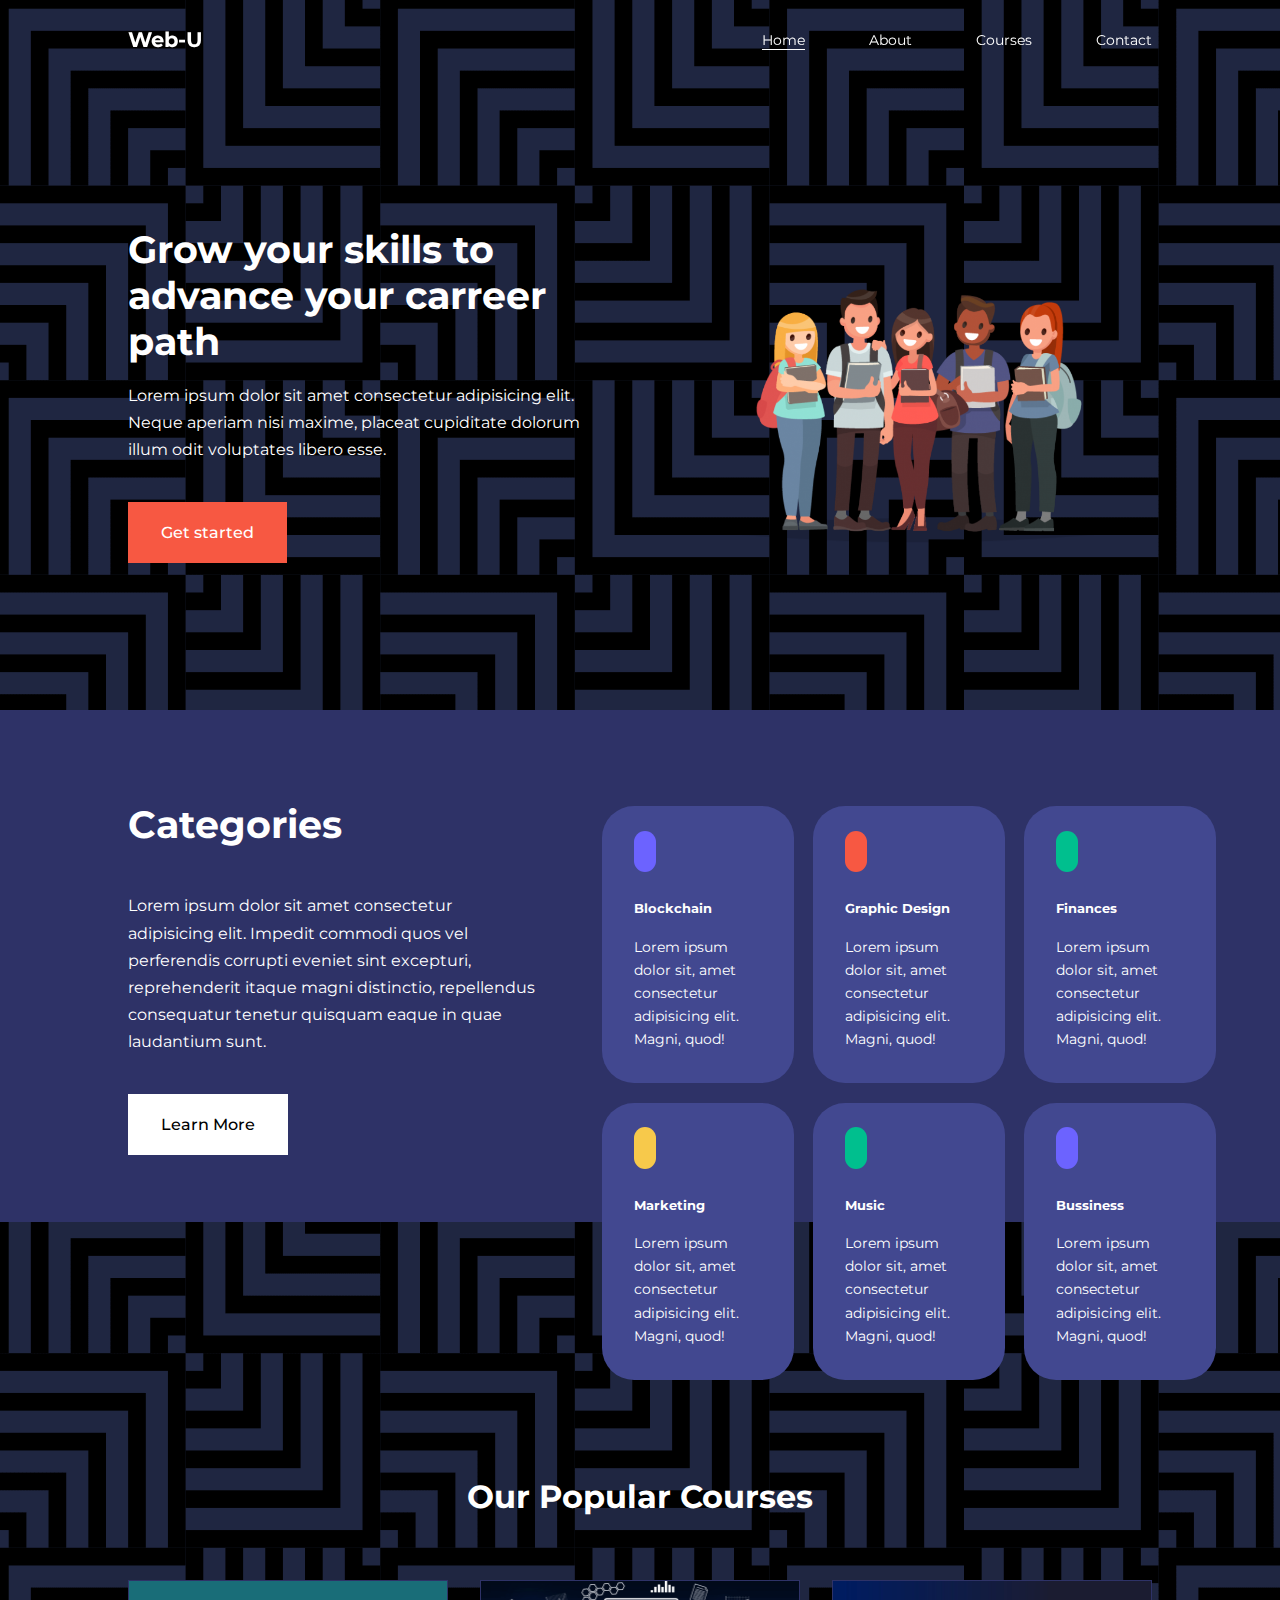
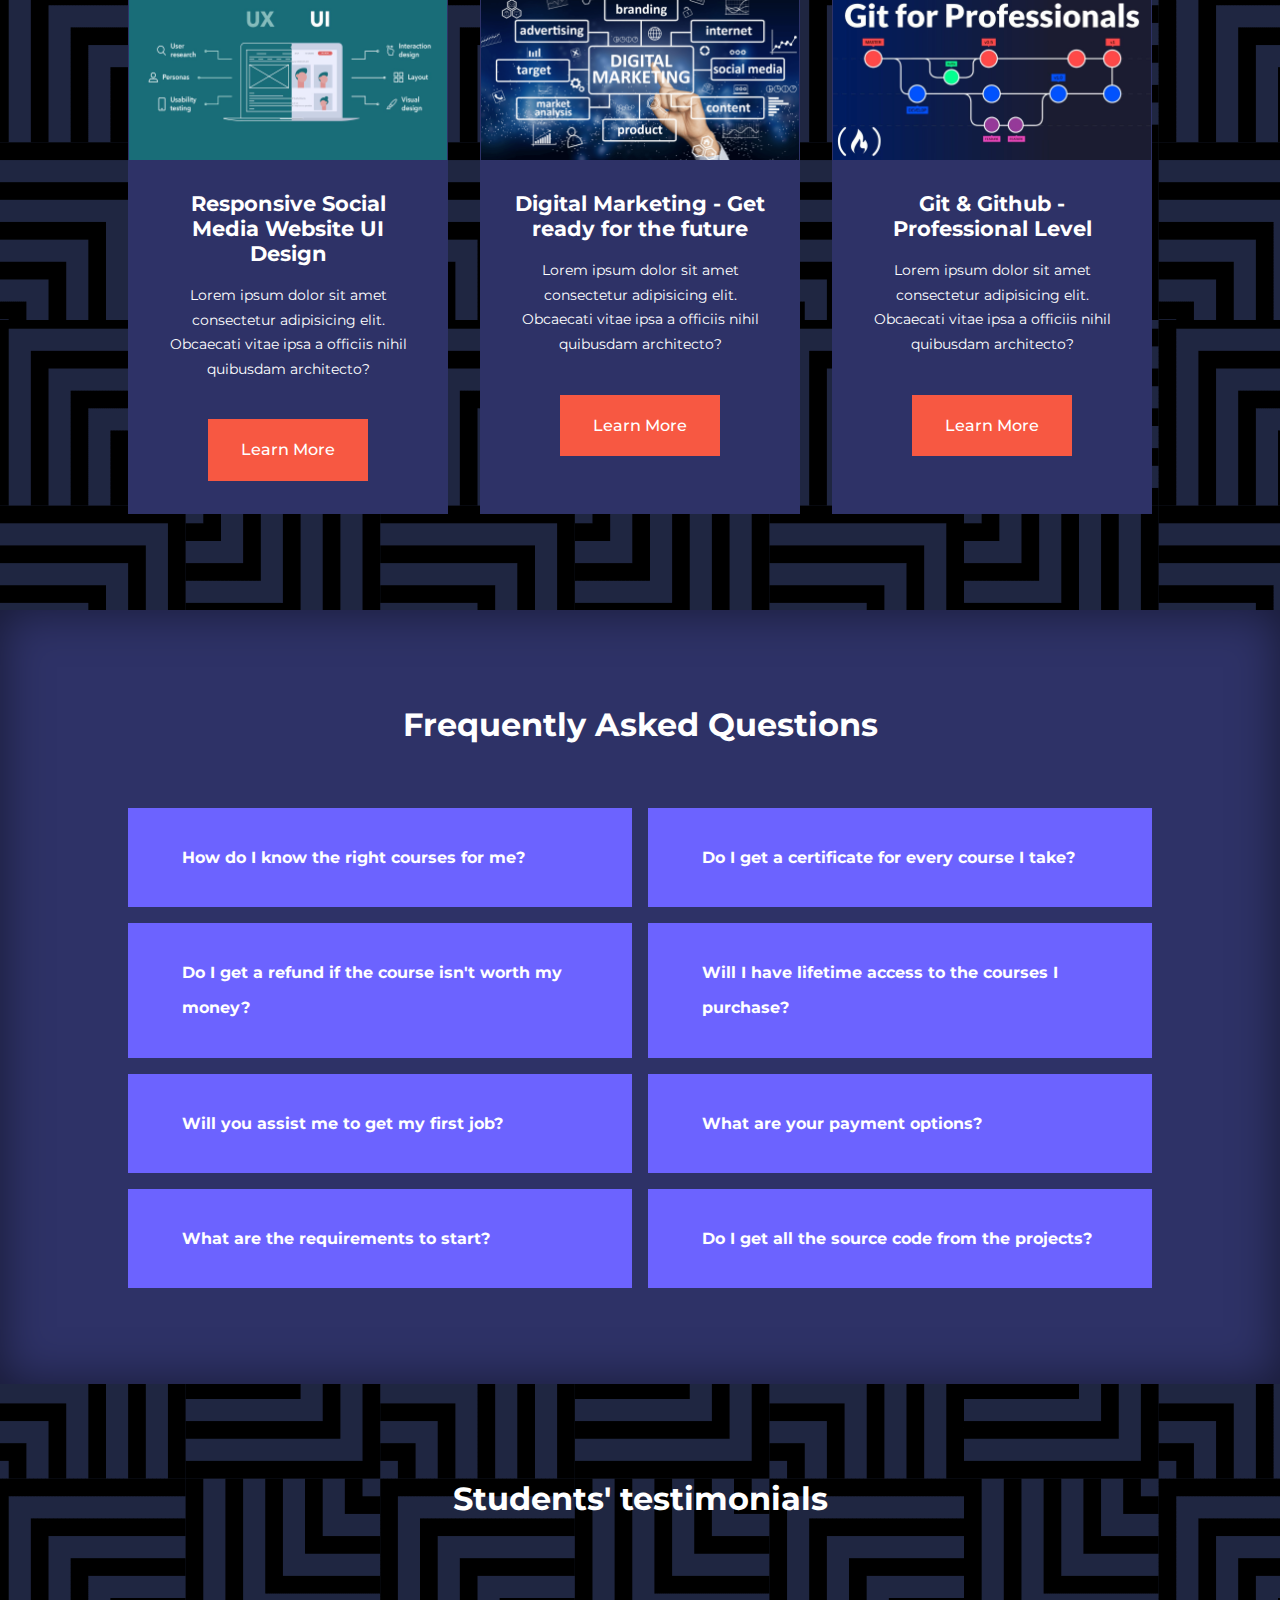
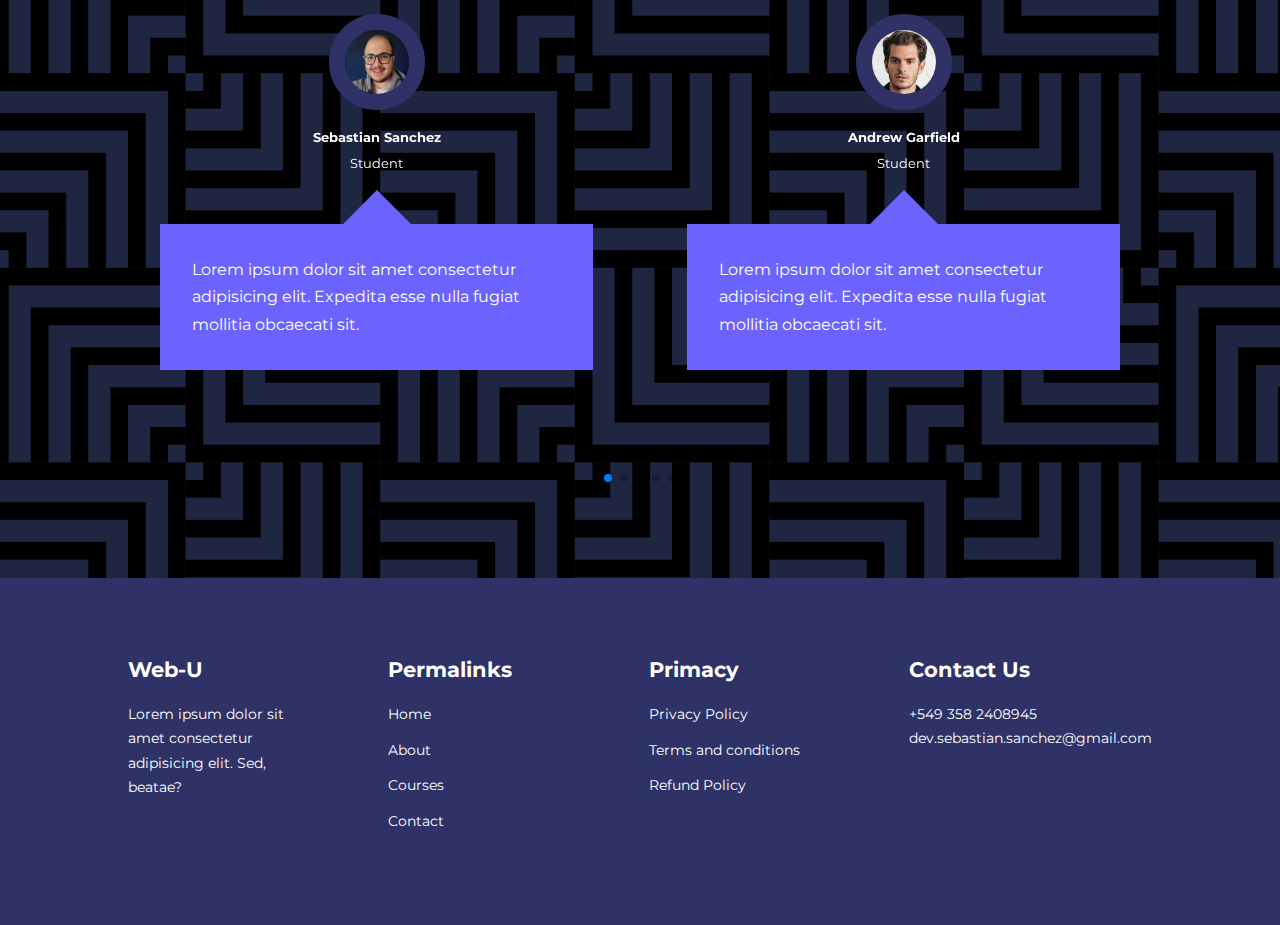
<file: index.html>
<!DOCTYPE html>
<html lang="en">
<head>
    <meta charset="UTF-8">
    <meta name="viewport" content="width=device-width, initial-scale=1.0">
    <title>Web-U: your online university</title>
    <!-- FAVICON -->
    <link rel="shortcut icon" href="./images/favicon.png" type="image/x-icon">

    <!-- ICON SCOUT CDN -->
    <link rel="stylesheet" href="https://unicons.iconscout.com/release/v2.1.6/css/unicons.css">
    <!-- CSS Sheets -->
    <link rel="stylesheet" href="./css/style.css">
    <style>
        body {
            background-image: url('./images/texture.png');
        }
    </style>

    <!-- Fonts -->
    <link rel="preconnect" href="https://fonts.googleapis.com">
    <link rel="preconnect" href="https://fonts.gstatic.com" crossorigin>
    <link href="https://fonts.googleapis.com/css2?family=Montserrat:wght@300;400;500;600;700;800;900&display=swap" rel="stylesheet">

    <!-- SwiperJs -->
    <link
        rel="stylesheet"
        href="https://cdn.jsdelivr.net/npm/swiper@10/swiper-bundle.min.css"
    />
</head>
<body>
    <!-- navbar starts -->

    <nav>
        <div class="container nav__container">
            <a href="index.html">
                <h4>Web-U</h4>
            </a>
            <ul class="nav__menu">
                <li><a href="index.html" class="current-page">Home</a></li>
                <li><a href="about.html">About</a></li>
                <li><a href="courses.html">Courses</a></li>
                <li><a href="contact.html">Contact</a></li>
            </ul>
            <button id="open-menu-btn"><i class="uil uil-bars"></i></button>
            <button id="close-menu-btn"><i class="uil uil-multiply"></i></button>
        </div>
    </nav>

    <!-- navbar ends -->
    <!-- header section starts-->
    <header>
        <div class="container header__container">
            <div class="header__left">
                <h1>Grow your skills to advance your carreer path</h1>
                <p>Lorem ipsum dolor sit amet consectetur adipisicing elit. Neque aperiam nisi maxime, placeat cupiditate dolorum illum odit voluptates libero esse.</p>
                <a href="courses.html" class="btn btn-primary">Get started</a>
            </div>
            <div class="header__right">
                <div class="header__right--image">
                    <img src="./images/header-img.png" alt="Students cartoon image">
                </div>
            </div>
        </div>
    </header>
    <!-- header section ends-->

    <!-- categories section starts-->
    <section class="categories">
        <div class="container categories__container">
            <div class="categories__left">
                <h1>Categories</h1>
                <p>Lorem ipsum dolor sit amet consectetur adipisicing elit. Impedit commodi quos vel perferendis corrupti eveniet sint excepturi, reprehenderit itaque magni distinctio, repellendus consequatur tenetur quisquam eaque in quae laudantium sunt.</p>
                <a href="#" class="btn">Learn More</a>
            </div>
            
            <div class="categories__right">
                <article class="category">
                    <span class="category__icon"><i class="uil uil-bitcoin-circle"></i></span>
                    <h5>Blockchain</h5>
                    <p>Lorem ipsum dolor sit, amet consectetur adipisicing elit. Magni, quod!</p>
                </article>
                <article class="category">
                    <span class="category__icon"><i class="uil uil-palette"></i></span>
                    <h5>Graphic Design</h5>
                    <p>Lorem ipsum dolor sit, amet consectetur adipisicing elit. Magni, quod!</p>
                </article>
                <article class="category">
                    <span class="category__icon"><i class="uil uil-usd-circle"></i></span>
                    <h5>Finances</h5>
                    <p>Lorem ipsum dolor sit, amet consectetur adipisicing elit. Magni, quod!</p>
                </article>
                <article class="category">
                    <span class="category__icon"><i class="uil uil-megaphone"></i></span>
                    <h5>Marketing</h5>
                    <p>Lorem ipsum dolor sit, amet consectetur adipisicing elit. Magni, quod!</p>
                </article>
                <article class="category">
                    <span class="category__icon"><i class="uil uil-music"></i></span>
                    <h5>Music</h5>
                    <p>Lorem ipsum dolor sit, amet consectetur adipisicing elit. Magni, quod!</p>
                </article>
                <article class="category">
                    <span class="category__icon"><i class="uil uil-puzzle-piece"></i></span>
                    <h5>Bussiness</h5>
                    <p>Lorem ipsum dolor sit, amet consectetur adipisicing elit. Magni, quod!</p>
                </article>
            </div>
        </div>
    </section>
    <!-- categories section ends-->

    <!-- popular courses section starts -->

    <section class="courses">
        <h2>Our Popular Courses</h2>
        <div class="container courses__container">
            <article class="course">
                <div class="course__image">
                    <img src="./images/course1.jpg" alt="Responsive social media website course image">
                </div>
                <div class="course__info">
                    <h4>Responsive Social Media Website UI Design</h4>
                    <p>Lorem ipsum dolor sit amet consectetur adipisicing elit. Obcaecati vitae ipsa a officiis nihil quibusdam architecto?</p>
                    <div class="course__info-btn">
                        <a href="courses.html" class="btn btn-primary">Learn More</a>
                    </div>
                </div>
            </article>
            <article class="course">
                <div class="course__image">
                    <img src="./images/course2.png" alt="Digital marketing course image">
                </div>
                <div class="course__info">
                    <h4>Digital Marketing - Get ready for the future</h4>
                    <p>Lorem ipsum dolor sit amet consectetur adipisicing elit. Obcaecati vitae ipsa a officiis nihil quibusdam architecto?</p>
                    <div class="course__info-btn">
                        <a href="courses.html" class="btn btn-primary">Learn More</a>
                    </div>
                </div>
            </article>
            <article class="course">
                <div class="course__image">
                    <img src="./images/course3.jpg" alt="Git & github course image">
                </div>
                <div class="course__info">
                    <h4>Git & Github - Professional Level</h4>
                    <p>Lorem ipsum dolor sit amet consectetur adipisicing elit. Obcaecati vitae ipsa a officiis nihil quibusdam architecto?</p>
                    <div class="course__info-btn">
                        <a href="courses.html" class="btn btn-primary">Learn More</a>
                    </div>
                </div>
            </article>
        </div>
    </section>

    <!-- popular courses section ends -->
    
    <!-- FAQ section starts -->
    <section class="faqs">
        <h2>Frequently Asked Questions</h2>
        <div class="container faqs__container">
            <article class="faq">
                <div class="faq__icon"><i class="uil uil-plus"></i></div>
                <div class="question__answer">
                    <h4>How do I know the right courses for me?</h4>
                    <p>Lorem ipsum, dolor sit amet consectetur adipisicing elit. Explicabo aliquid fugiat perspiciatis cum distinctio quisquam perferendis harum dolorem eius libero magni, accusantium aperiam asperiores tempore eveniet sapiente? Porro, corrupti consectetur?</p>
                </div>
            </article>
            <article class="faq">
                <div class="faq__icon"><i class="uil uil-plus"></i></div>
                <div class="question__answer">
                    <h4>Do I get a certificate for every course I take?</h4>
                    <p>Lorem ipsum, dolor sit amet consectetur adipisicing elit. Explicabo aliquid fugiat perspiciatis cum distinctio quisquam perferendis harum dolorem eius libero magni, accusantium aperiam asperiores tempore eveniet sapiente? Porro, corrupti consectetur?</p>
                </div>
            </article>
            <article class="faq">
                <div class="faq__icon"><i class="uil uil-plus"></i></div>
                <div class="question__answer">
                    <h4>Do I get a refund if the course isn't worth my money?</h4>
                    <p>Lorem ipsum, dolor sit amet consectetur adipisicing elit. Explicabo aliquid fugiat perspiciatis cum distinctio quisquam perferendis harum dolorem eius libero magni, accusantium aperiam asperiores tempore eveniet sapiente? Porro, corrupti consectetur?</p>
                </div>
            </article>
            <article class="faq">
                <div class="faq__icon"><i class="uil uil-plus"></i></div>
                <div class="question__answer">
                    <h4>Will I have lifetime access to the courses I purchase?</h4>
                    <p>Lorem ipsum, dolor sit amet consectetur adipisicing elit. Explicabo aliquid fugiat perspiciatis cum distinctio quisquam perferendis harum dolorem eius libero magni, accusantium aperiam asperiores tempore eveniet sapiente? Porro, corrupti consectetur?</p>
                </div>
            </article>
            <article class="faq">
                <div class="faq__icon"><i class="uil uil-plus"></i></div>
                <div class="question__answer">
                    <h4>Will you assist me to get my first job?</h4>
                    <p>Lorem ipsum, dolor sit amet consectetur adipisicing elit. Explicabo aliquid fugiat perspiciatis cum distinctio quisquam perferendis harum dolorem eius libero magni, accusantium aperiam asperiores tempore eveniet sapiente? Porro, corrupti consectetur?</p>
                </div>
            </article>
            <article class="faq">
                <div class="faq__icon"><i class="uil uil-plus"></i></div>
                <div class="question__answer">
                    <h4>What are your payment options?</h4>
                    <p>Lorem ipsum, dolor sit amet consectetur adipisicing elit. Explicabo aliquid fugiat perspiciatis cum distinctio quisquam perferendis harum dolorem eius libero magni, accusantium aperiam asperiores tempore eveniet sapiente? Porro, corrupti consectetur?</p>
                </div>
            </article>
            <article class="faq">
                <div class="faq__icon"><i class="uil uil-plus"></i></div>
                <div class="question__answer">
                    <h4>What are the requirements to start?</h4>
                    <p>Lorem ipsum, dolor sit amet consectetur adipisicing elit. Explicabo aliquid fugiat perspiciatis cum distinctio quisquam perferendis harum dolorem eius libero magni, accusantium aperiam asperiores tempore eveniet sapiente? Porro, corrupti consectetur?</p>
                </div>
            </article>
            <article class="faq">
                <div class="faq__icon"><i class="uil uil-plus"></i></div>
                <div class="question__answer">
                    <h4>Do I get all the source code from the projects?</h4>
                    <p>Lorem ipsum, dolor sit amet consectetur adipisicing elit. Explicabo aliquid fugiat perspiciatis cum distinctio quisquam perferendis harum dolorem eius libero magni, accusantium aperiam asperiores tempore eveniet sapiente? Porro, corrupti consectetur?</p>
                </div>
            </article>
        </div>
    </section>
    <!-- FAQ section ends -->

    <!-- Testimonials section starts -->

    <section class="container testimonials__container mySwiper">
        <h2>Students' testimonials</h2>
        <div class="swiper-wrapper">
            <article class="testimonial swiper-slide">
                <div class="avatar">
                    <img src="./images/avatar.jpg" alt="Student profile picture">
                </div>
                <div class="testimonial__info">
                    <h5>Sebastian Sanchez</h5>
                    <small>Student</small>
                </div>
                <div class="testimonial__body">
                    <p>Lorem ipsum dolor sit amet consectetur adipisicing elit. Expedita esse nulla fugiat mollitia obcaecati sit.</p>
                </div>
            </article>

            <article class="testimonial swiper-slide">
                <div class="avatar">
                    <img src="./images/avatar1.jpg" alt="Student profile picture">
                </div>
                <div class="testimonial__info">
                    <h5>Andrew Garfield</h5>
                    <small>Student</small>
                </div>
                <div class="testimonial__body">
                    <p>Lorem ipsum dolor sit amet consectetur adipisicing elit. Expedita esse nulla fugiat mollitia obcaecati sit.</p>
                </div>
            </article>

            <article class="testimonial swiper-slide">
                <div class="avatar">
                    <img src="./images/avatar2.jpg" alt="Student profile picture">
                </div>
                <div class="testimonial__info">
                    <h5>Seth Rogen</h5>
                    <small>Student</small>
                </div>
                <div class="testimonial__body">
                    <p>Lorem ipsum dolor sit amet consectetur adipisicing elit. Expedita esse nulla fugiat mollitia obcaecati sit.</p>
                </div>
            </article>

            <article class="testimonial swiper-slide">
                <div class="avatar">
                    <img src="./images/avatar3.jpg" alt="Student profile picture">
                </div>
                <div class="testimonial__info">
                    <h5>James Franco</h5>
                    <small>Student</small>
                </div>
                <div class="testimonial__body">
                    <p>Lorem ipsum dolor sit amet consectetur adipisicing elit. Expedita esse nulla fugiat mollitia obcaecati sit.</p>
                </div>
            </article>

            <article class="testimonial swiper-slide">
                <div class="avatar">
                    <img src="./images/avatar4.jpg" alt="Student profile picture">
                </div>
                <div class="testimonial__info">
                    <h5>Scarlett Johansson</h5>
                    <small>Student</small>
                </div>
                <div class="testimonial__body">
                    <p>Lorem ipsum dolor sit amet consectetur adipisicing elit. Expedita esse nulla fugiat mollitia obcaecati sit.</p>
                </div>
            </article>

            <article class="testimonial swiper-slide">
                <div class="avatar">
                    <img src="./images/avatar5.jpg" alt="Student profile picture">
                </div>
                <div class="testimonial__info">
                    <h5>Chris Hemsworth</h5>
                    <small>Student</small>
                </div>
                <div class="testimonial__body">
                    <p>Lorem ipsum dolor sit amet consectetur adipisicing elit. Expedita esse nulla fugiat mollitia obcaecati sit.</p>
                </div>
            </article>
        </div>
        <div class="swiper-pagination"></div>
    </section>

    <!-- Testimonials section ends -->
    <!-- Footer section starts -->

    <footer>
        <div class="container footer__container">
            <div class="footer__1">
                <a href="index.html" class="footer__logo"><h4>Web-U</h4></a>
                <p>Lorem ipsum dolor sit amet consectetur adipisicing elit. Sed, beatae?</p>
            </div>

            <div class="footer__2">
                <h4>Permalinks</h4>
                <ul class="permalinks">
                    <li><a href="index.html">Home</a></li>
                    <li><a href="about.html">About</a></li>
                    <li><a href="courses.html">Courses</a></li>
                    <li><a href="contact.html">Contact</a></li>
                </ul>
            </div>

            <div class="footer__3">
                <h4>Primacy</h4>
                <ul>
                    <li><a href="#">Privacy Policy</a></li>
                    <li><a href="#">Terms and conditions</a></li>
                    <li><a href="#">Refund Policy</a></li>
                </ul>
            </div>

            <div class="footer__4">
                <h4>Contact Us</h4>
                <div>
                    <p>+549 358 2408945</p>
                    <p>dev.sebastian.sanchez@gmail.com</p>
                </div>
                <ul class="footer__socials">
                    <li><a href="#"><i class="uil uil-facebook-f"></i></a></li>
                    <li><a href="#"><i class="uil uil-instagram-alt"></i></a></li>
                    <li><a href="https://twitter.com/Seba_Sanc"><i class="uil uil-twitter"></i></a></li>
                    <li><a href="https://www.linkedin.com/in/sebastian-sanchez-29309724a/"><i class="uil uil-linkedin-alt"></i></a></li>
                </ul>
            </div>
            
        </div>
    </footer>

    <!-- Footer section ends -->
    

    
    <script src="https://cdn.jsdelivr.net/npm/swiper@10/swiper-bundle.min.js"></script>
    <script src="main.js"></script>
    <script>
        //Swiper

        var swiper = new Swiper(".mySwiper", {
            slidesPerView: 1,
            spaceBetween: 30,
            pagination: {
                el: ".swiper-pagination",
                clickable: true,
        },
        breakpoints: {
            768: {
                slidesPerView: 2
            }
        }
});
    </script>
</body>
</html>
</file>
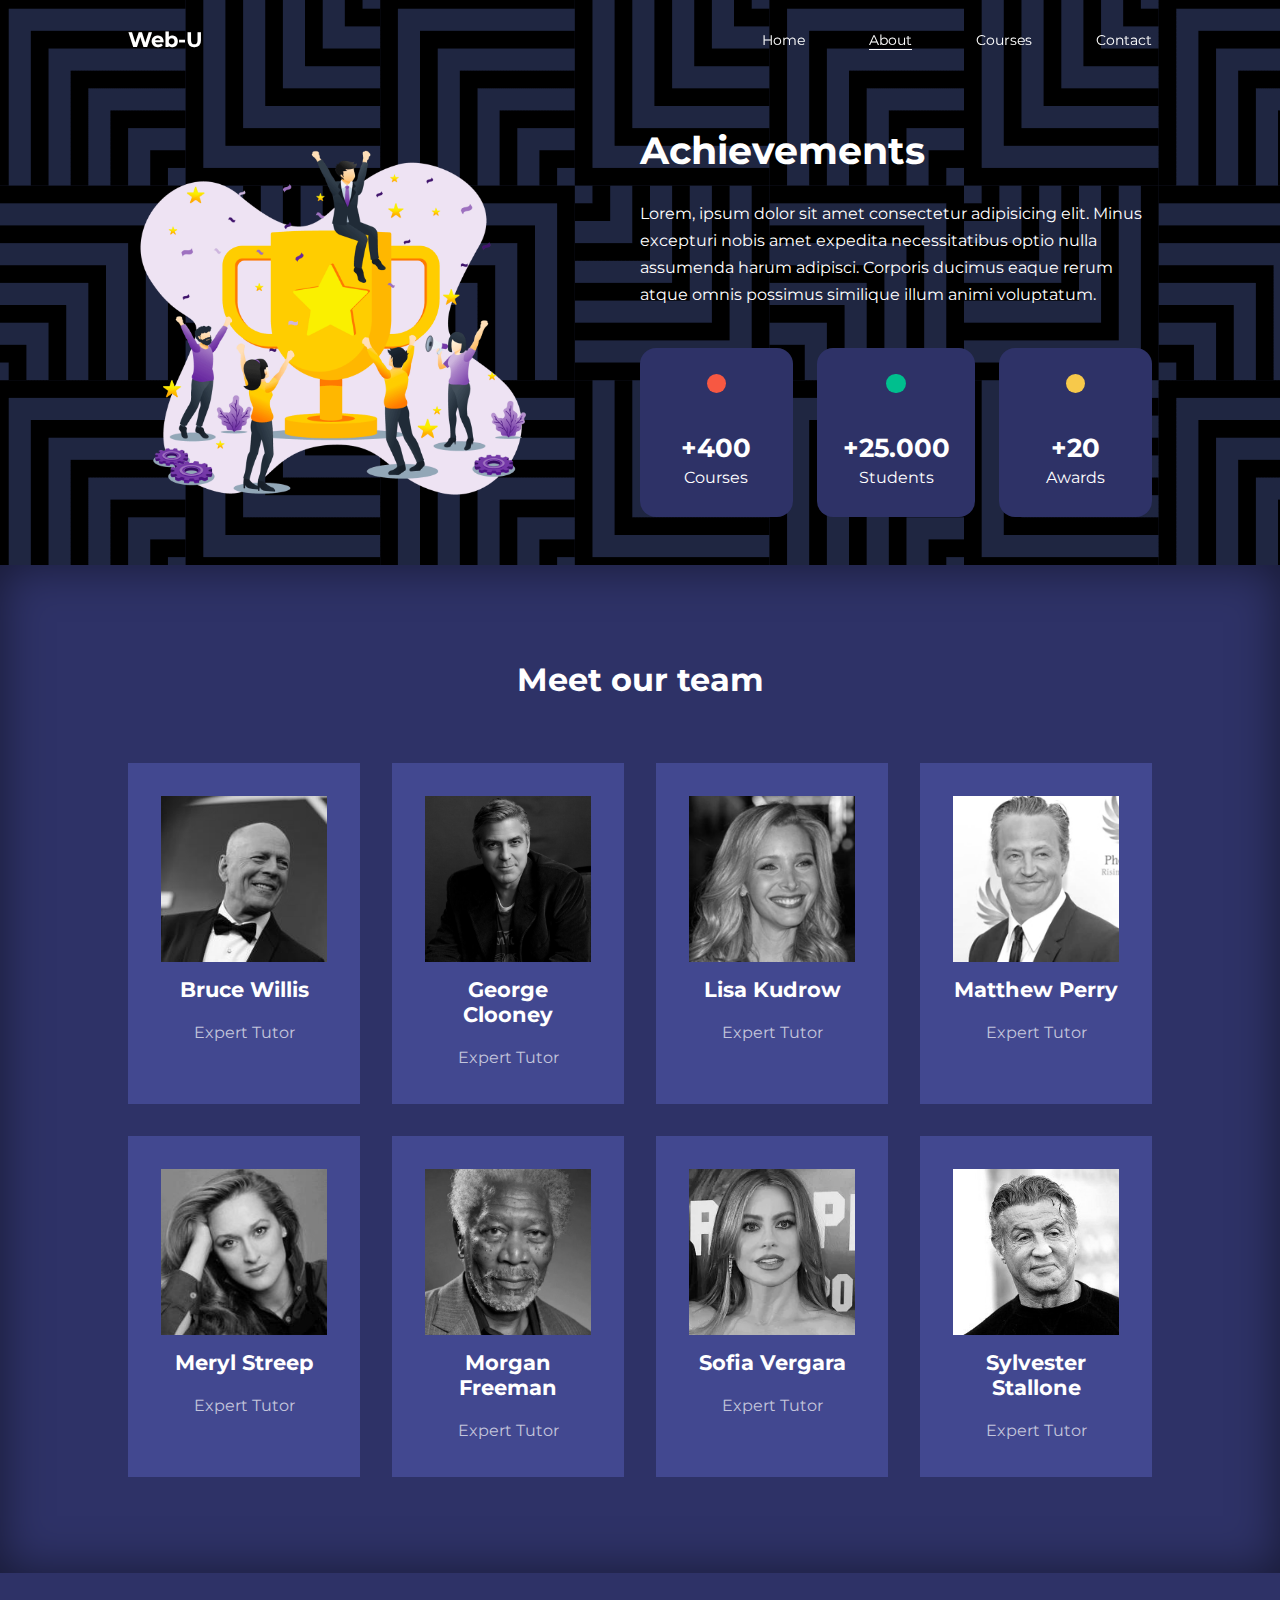
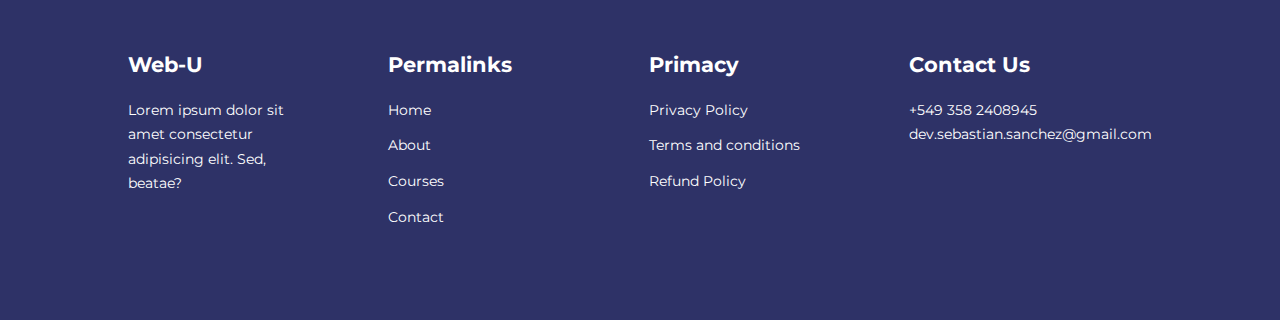
<file: about.html>
<!DOCTYPE html>
<html lang="en">
<head>
    <meta charset="UTF-8">
    <meta name="viewport" content="width=device-width, initial-scale=1.0">
    <title>Web-U: your online university</title>
    <!-- FAVICON -->
    <link rel="shortcut icon" href="./images/favicon.png" type="image/x-icon">

    <!-- ICON SCOUT CDN -->
    <link rel="stylesheet" href="https://unicons.iconscout.com/release/v2.1.6/css/unicons.css">
    <!-- CSS Sheets -->
    <link rel="stylesheet" href="./css/style.css">
    <link rel="stylesheet" href="./css/about.css">
    <style>
        body {
            background-image: url('./images/texture.png');
        }
    </style>

    <!-- Fonts -->
    <link rel="preconnect" href="https://fonts.googleapis.com">
    <link rel="preconnect" href="https://fonts.gstatic.com" crossorigin>
    <link href="https://fonts.googleapis.com/css2?family=Montserrat:wght@300;400;500;600;700;800;900&display=swap" rel="stylesheet">
</head>
<body>
    <!-- navbar starts -->

    <nav>
        <div class="container nav__container">
            <a href="index.html">
                <h4>Web-U</h4>
            </a>
            <ul class="nav__menu">
                <li><a href="index.html">Home</a></li>
                <li><a href="about.html" class="current-page">About</a></li>
                <li><a href="courses.html">Courses</a></li>
                <li><a href="contact.html">Contact</a></li>
            </ul>
            <button id="open-menu-btn"><i class="uil uil-bars"></i></button>
            <button id="close-menu-btn"><i class="uil uil-multiply"></i></button>
        </div>
    </nav>

    <!-- navbar ends -->

    <!-- achievements section starts -->
    <header class="container achievements">
        <div class="achievements__left">
            <img src="./images/achievement.png" alt="achievement image">
        </div>
        <div class="achievements__right">
            <h1>Achievements</h1>
            <p>Lorem, ipsum dolor sit amet consectetur adipisicing elit. Minus excepturi nobis amet expedita necessitatibus optio nulla assumenda harum adipisci. Corporis ducimus eaque rerum atque omnis possimus similique illum animi voluptatum.</p>
            <div class="achievements__cards">

                <article class="achievements__card">
                    <span class="achievements__icon"><i class="uil uil-video"></i></span>
                    <h3>+400</h3>
                    <p>Courses</p>
                </article>

                <article class="achievements__card">
                    <span class="achievements__icon"><i class="uil uil-users-alt"></i></span>
                    <h3>+25.000</h3>
                    <p>Students</p>
                </article>

                <article class="achievements__card">
                    <span class="achievements__icon"><i class="uil uil-trophy"></i></span>
                    <h3>+20</h3>
                    <p>Awards</p>
                </article>

            </div>
        </div>
    </header>
    <!-- achievements section ends -->

    <!-- team section starts -->

    <section class="team">
        <h2>Meet our team</h2>
        <div class="container team__container">
            <article class="team__member">
                <div class="team__member--image">
                    <img src="./images/bruce-willis.jpg" alt="Bruce Willis profile picture">
                </div>
                <div class="team__member--info">
                    <h4>Bruce Willis</h4>
                    <p>Expert Tutor</p>
                </div>
                <div class="team__member--socials">
                    <a href="https://instagram.com"><i class="uil uil-instagram"></i></a>
                    <a href="https://twitter.com"><i class="uil uil-twitter-alt"></i></a>
                    <a href="https://linkedin.com"><i class="uil uil-linkedin-alt"></i></a>
                </div>
            </article>
            <article class="team__member">
                <div class="team__member--image">
                    <img src="./images/clooney.jpg" alt="George Clooney profile picture">
                </div>
                <div class="team__member--info">
                    <h4>George Clooney</h4>
                    <p>Expert Tutor</p>
                </div>
                <div class="team__member--socials">
                    <a href="https://instagram.com"><i class="uil uil-instagram"></i></a>
                    <a href="https://twitter.com"><i class="uil uil-twitter-alt"></i></a>
                    <a href="https://linkedin.com"><i class="uil uil-linkedin-alt"></i></a>
                </div>
            </article>
            <article class="team__member">
                <div class="team__member--image">
                    <img src="./images/lisa-kudrow.png" alt="Lisa Kudrow profile picture">
                </div>
                <div class="team__member--info">
                    <h4>Lisa Kudrow</h4>
                    <p>Expert Tutor</p>
                </div>
                <div class="team__member--socials">
                    <a href="https://instagram.com"><i class="uil uil-instagram"></i></a>
                    <a href="https://twitter.com"><i class="uil uil-twitter-alt"></i></a>
                    <a href="https://linkedin.com"><i class="uil uil-linkedin-alt"></i></a>
                </div>
            </article>
            <article class="team__member">
                <div class="team__member--image">
                    <img src="./images/matthew-perry.png" alt="Matthew Perry profile picture">
                </div>
                <div class="team__member--info">
                    <h4>Matthew Perry</h4>
                    <p>Expert Tutor</p>
                </div>
                <div class="team__member--socials">
                    <a href="https://instagram.com"><i class="uil uil-instagram"></i></a>
                    <a href="https://twitter.com"><i class="uil uil-twitter-alt"></i></a>
                    <a href="https://linkedin.com"><i class="uil uil-linkedin-alt"></i></a>
                </div>
            </article>
            <article class="team__member">
                <div class="team__member--image">
                    <img src="./images/meryl-streep.jpg" alt="Meryl Streep profile picture">
                </div>
                <div class="team__member--info">
                    <h4>Meryl Streep</h4>
                    <p>Expert Tutor</p>
                </div>
                <div class="team__member--socials">
                    <a href="https://instagram.com"><i class="uil uil-instagram"></i></a>
                    <a href="https://twitter.com"><i class="uil uil-twitter-alt"></i></a>
                    <a href="https://linkedin.com"><i class="uil uil-linkedin-alt"></i></a>
                </div>
            </article>
            <article class="team__member">
                <div class="team__member--image">
                    <img src="./images/morgan-freeman.jpg" alt="Morgan Freeman profile Picture">
                </div>
                <div class="team__member--info">
                    <h4>Morgan Freeman</h4>
                    <p>Expert Tutor</p>
                </div>
                <div class="team__member--socials">
                    <a href="https://instagram.com"><i class="uil uil-instagram"></i></a>
                    <a href="https://twitter.com"><i class="uil uil-twitter-alt"></i></a>
                    <a href="https://linkedin.com"><i class="uil uil-linkedin-alt"></i></a>
                </div>
            </article>
            <article class="team__member">
                <div class="team__member--image">
                    <img src="./images/sofia-vergara.png" alt="Sofia Vergara profile picture">
                </div>
                <div class="team__member--info">
                    <h4>Sofia Vergara</h4>
                    <p>Expert Tutor</p>
                </div>
                <div class="team__member--socials">
                    <a href="https://instagram.com"><i class="uil uil-instagram"></i></a>
                    <a href="https://twitter.com"><i class="uil uil-twitter-alt"></i></a>
                    <a href="https://linkedin.com"><i class="uil uil-linkedin-alt"></i></a>
                </div>
            </article>
            <article class="team__member">
                <div class="team__member--image">
                    <img src="./images/sylvester-stallone.jpg" alt="Sylvester Stallone profile picture">
                </div>
                <div class="team__member--info">
                    <h4>Sylvester Stallone</h4>
                    <p>Expert Tutor</p>
                </div>
                <div class="team__member--socials">
                    <a href="https://instagram.com"><i class="uil uil-instagram"></i></a>
                    <a href="https://twitter.com"><i class="uil uil-twitter-alt"></i></a>
                    <a href="https://linkedin.com"><i class="uil uil-linkedin-alt"></i></a>
                </div>
            </article>
        </div>
    </section>

    <!-- team section ends -->
    <!-- Footer section starts -->

    <footer>
        <div class="container footer__container">
            <div class="footer__1">
                <a href="index.html" class="footer__logo"><h4>Web-U</h4></a>
                <p>Lorem ipsum dolor sit amet consectetur adipisicing elit. Sed, beatae?</p>
            </div>

            <div class="footer__2">
                <h4>Permalinks</h4>
                <ul class="permalinks">
                    <li><a href="index.html">Home</a></li>
                    <li><a href="about.html">About</a></li>
                    <li><a href="courses.html">Courses</a></li>
                    <li><a href="contact.html">Contact</a></li>
                </ul>
            </div>

            <div class="footer__3">
                <h4>Primacy</h4>
                <ul>
                    <li><a href="#">Privacy Policy</a></li>
                    <li><a href="#">Terms and conditions</a></li>
                    <li><a href="#">Refund Policy</a></li>
                </ul>
            </div>

            <div class="footer__4">
                <h4>Contact Us</h4>
                <div>
                    <p>+549 358 2408945</p>
                    <p>dev.sebastian.sanchez@gmail.com</p>
                </div>
                <ul class="footer__socials">
                    <li><a href="#"><i class="uil uil-facebook-f"></i></a></li>
                    <li><a href="#"><i class="uil uil-instagram-alt"></i></a></li>
                    <li><a href="https://twitter.com/Seba_Sanc"><i class="uil uil-twitter"></i></a></li>
                    <li><a href="https://www.linkedin.com/in/sebastian-sanchez-29309724a/"><i class="uil uil-linkedin-alt"></i></a></li>
                </ul>
            </div>
            
        </div>
    </footer>

    <!-- Footer section ends -->
    
    <script src="main.js"></script>
</body>
</html>
</file>
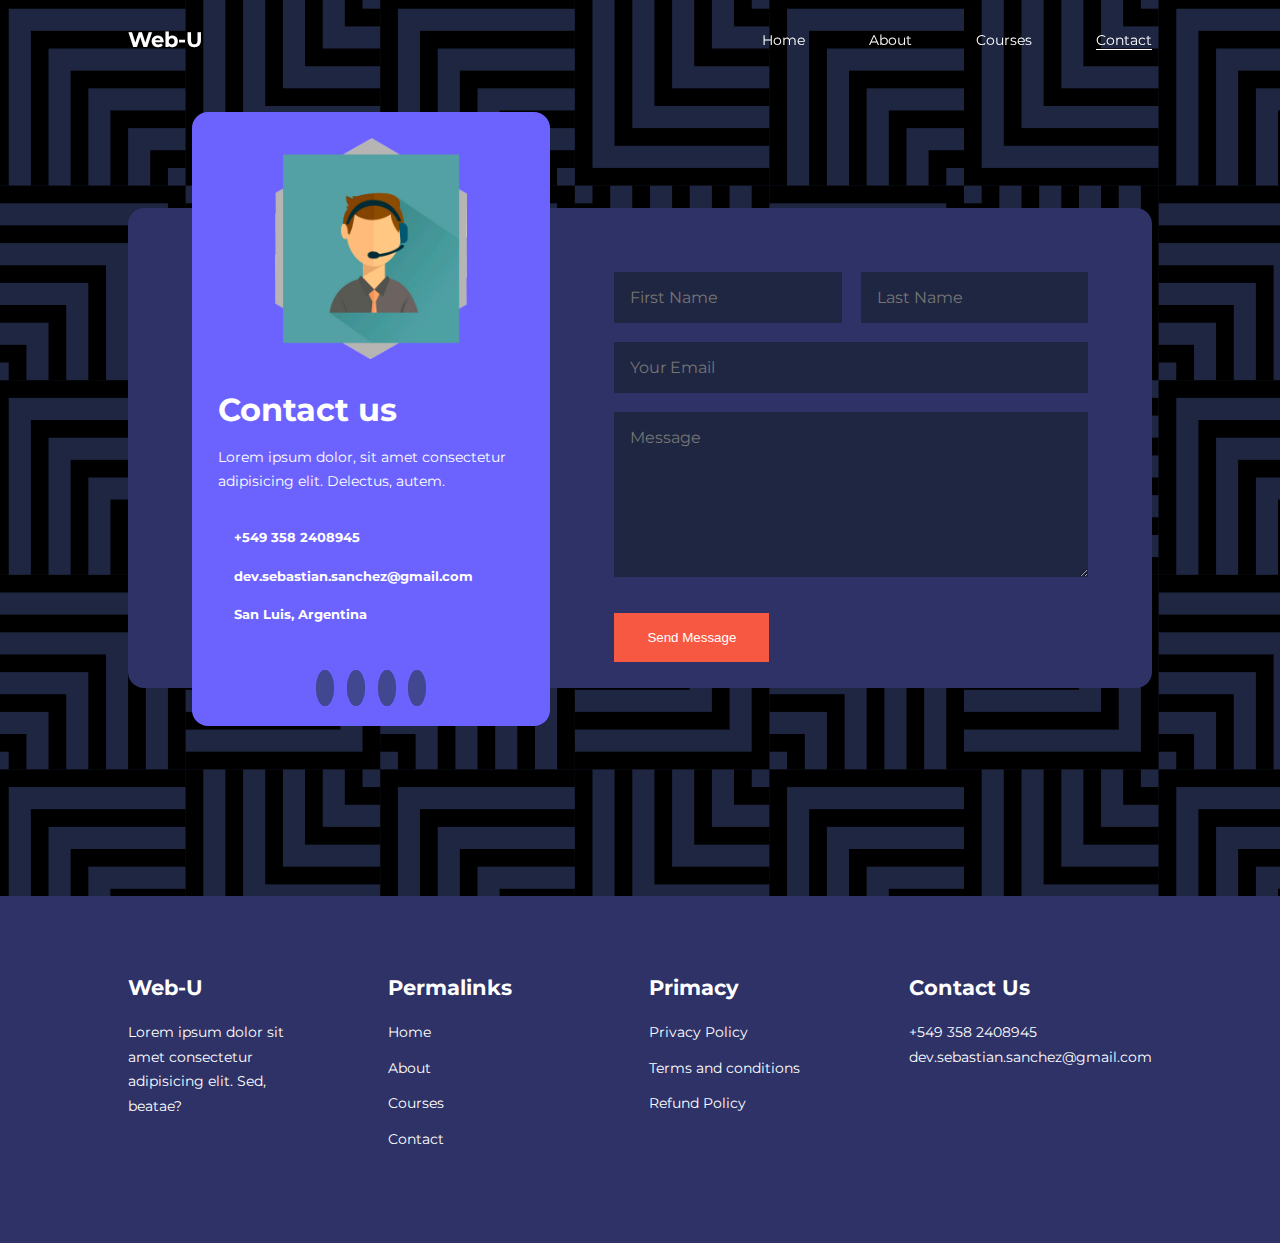
<file: contact.html>
<!DOCTYPE html>
<html lang="en">
<head>
    <meta charset="UTF-8">
    <meta name="viewport" content="width=device-width, initial-scale=1.0">
    <title>Web-U: your online university</title>
    <!-- FAVICON -->
    <link rel="shortcut icon" href="./images/favicon.png" type="image/x-icon">

    <!-- ICON SCOUT CDN -->
    <link rel="stylesheet" href="https://unicons.iconscout.com/release/v2.1.6/css/unicons.css">
    <!-- CSS Sheets -->
    <link rel="stylesheet" href="./css/style.css">
    <link rel="stylesheet" href="./css/contact.css">
    <style>
        body {
            background-image: url('./images/texture.png');
        }
    </style>

    <!-- Fonts -->
    <link rel="preconnect" href="https://fonts.googleapis.com">
    <link rel="preconnect" href="https://fonts.gstatic.com" crossorigin>
    <link href="https://fonts.googleapis.com/css2?family=Montserrat:wght@300;400;500;600;700;800;900&display=swap" rel="stylesheet">
</head>
<body>
    <!-- navbar starts -->

    <nav>
        <div class="container nav__container">
            <a href="index.html">
                <h4>Web-U</h4>
            </a>
            <ul class="nav__menu">
                <li><a href="index.html">Home</a></li>
                <li><a href="about.html">About</a></li>
                <li><a href="courses.html">Courses</a></li>
                <li><a href="contact.html" class="current-page">Contact</a></li>
            </ul>
            <button id="open-menu-btn"><i class="uil uil-bars"></i></button>
            <button id="close-menu-btn"><i class="uil uil-multiply"></i></button>
        </div>
    </nav>

    <!-- navbar ends -->
    <!-- Contact section starts -->

    <section class="contact">
        <div class="container contact__container">
            <aside class="contact__aside">
                <div class="aside__image">
                    <img src="./images/contact.png" alt="">
                </div>
                <h2>Contact us</h2>
                <p>Lorem ipsum dolor, sit amet consectetur adipisicing elit. Delectus, autem.</p>
                <ul class="contact__details">
                    <li>
                        <i class="uil uil-phone-times"></i>
                        <h5>+549 358 2408945</h5>
                    </li>
                    <li>
                        <i class="uil uil-envelope"></i>
                        <h5>dev.sebastian.sanchez@gmail.com</h5>
                    </li>
                    <li>
                        <i class="uil uil-location-point"></i>
                        <h5>San Luis, Argentina</h5>
                    </li>
                </ul>
                <ul class="contact__socials">
                    <li><a href="#"><i class="uil uil-facebook-f"></i></a></li>
                    <li><a href="#"><i class="uil uil-instagram-alt"></i></a></li>
                    <li><a href="https://twitter.com/Seba_Sanc"><i class="uil uil-twitter"></i></a></li>
                    <li><a href="https://www.linkedin.com/in/sebastian-sanchez-29309724a/"><i class="uil uil-linkedin-alt"></i></a></li>
                </ul>
            </aside>

            <form class="contact__form">
                <div class="form__name">
                    <input type="text" name="First Name" placeholder="First Name" required>
                    <input type="text" name="Last Name" placeholder="Last Name" required>
                </div>
                <input type="email" name="Email Address" placeholder="Your Email" required>
                <textarea name="Message" rows="7" placeholder="Message"></textarea>
                <button type="submit" class="btn btn-primary">Send Message</button>
            </form>
        </div>
    </section>

    <!-- Contact section endss -->

    <!-- Footer section starts -->

    <footer>
        <div class="container footer__container">
            <div class="footer__1">
                <a href="index.html" class="footer__logo"><h4>Web-U</h4></a>
                <p>Lorem ipsum dolor sit amet consectetur adipisicing elit. Sed, beatae?</p>
            </div>

            <div class="footer__2">
                <h4>Permalinks</h4>
                <ul class="permalinks">
                    <li><a href="index.html">Home</a></li>
                    <li><a href="about.html">About</a></li>
                    <li><a href="courses.html">Courses</a></li>
                    <li><a href="contact.html">Contact</a></li>
                </ul>
            </div>

            <div class="footer__3">
                <h4>Primacy</h4>
                <ul>
                    <li><a href="#">Privacy Policy</a></li>
                    <li><a href="#">Terms and conditions</a></li>
                    <li><a href="#">Refund Policy</a></li>
                </ul>
            </div>

            <div class="footer__4">
                <h4>Contact Us</h4>
                <div>
                    <p>+549 358 2408945</p>
                    <p>dev.sebastian.sanchez@gmail.com</p>
                </div>
                <ul class="footer__socials">
                    <li><a href="#"><i class="uil uil-facebook-f"></i></a></li>
                    <li><a href="#"><i class="uil uil-instagram-alt"></i></a></li>
                    <li><a href="https://twitter.com/Seba_Sanc"><i class="uil uil-twitter"></i></a></li>
                    <li><a href="https://www.linkedin.com/in/sebastian-sanchez-29309724a/"><i class="uil uil-linkedin-alt"></i></a></li>
                </ul>
            </div>
            
        </div>
    </footer>

    <!-- Footer section ends -->
    
    <script src="main.js"></script>
</body>
</html>
</file>
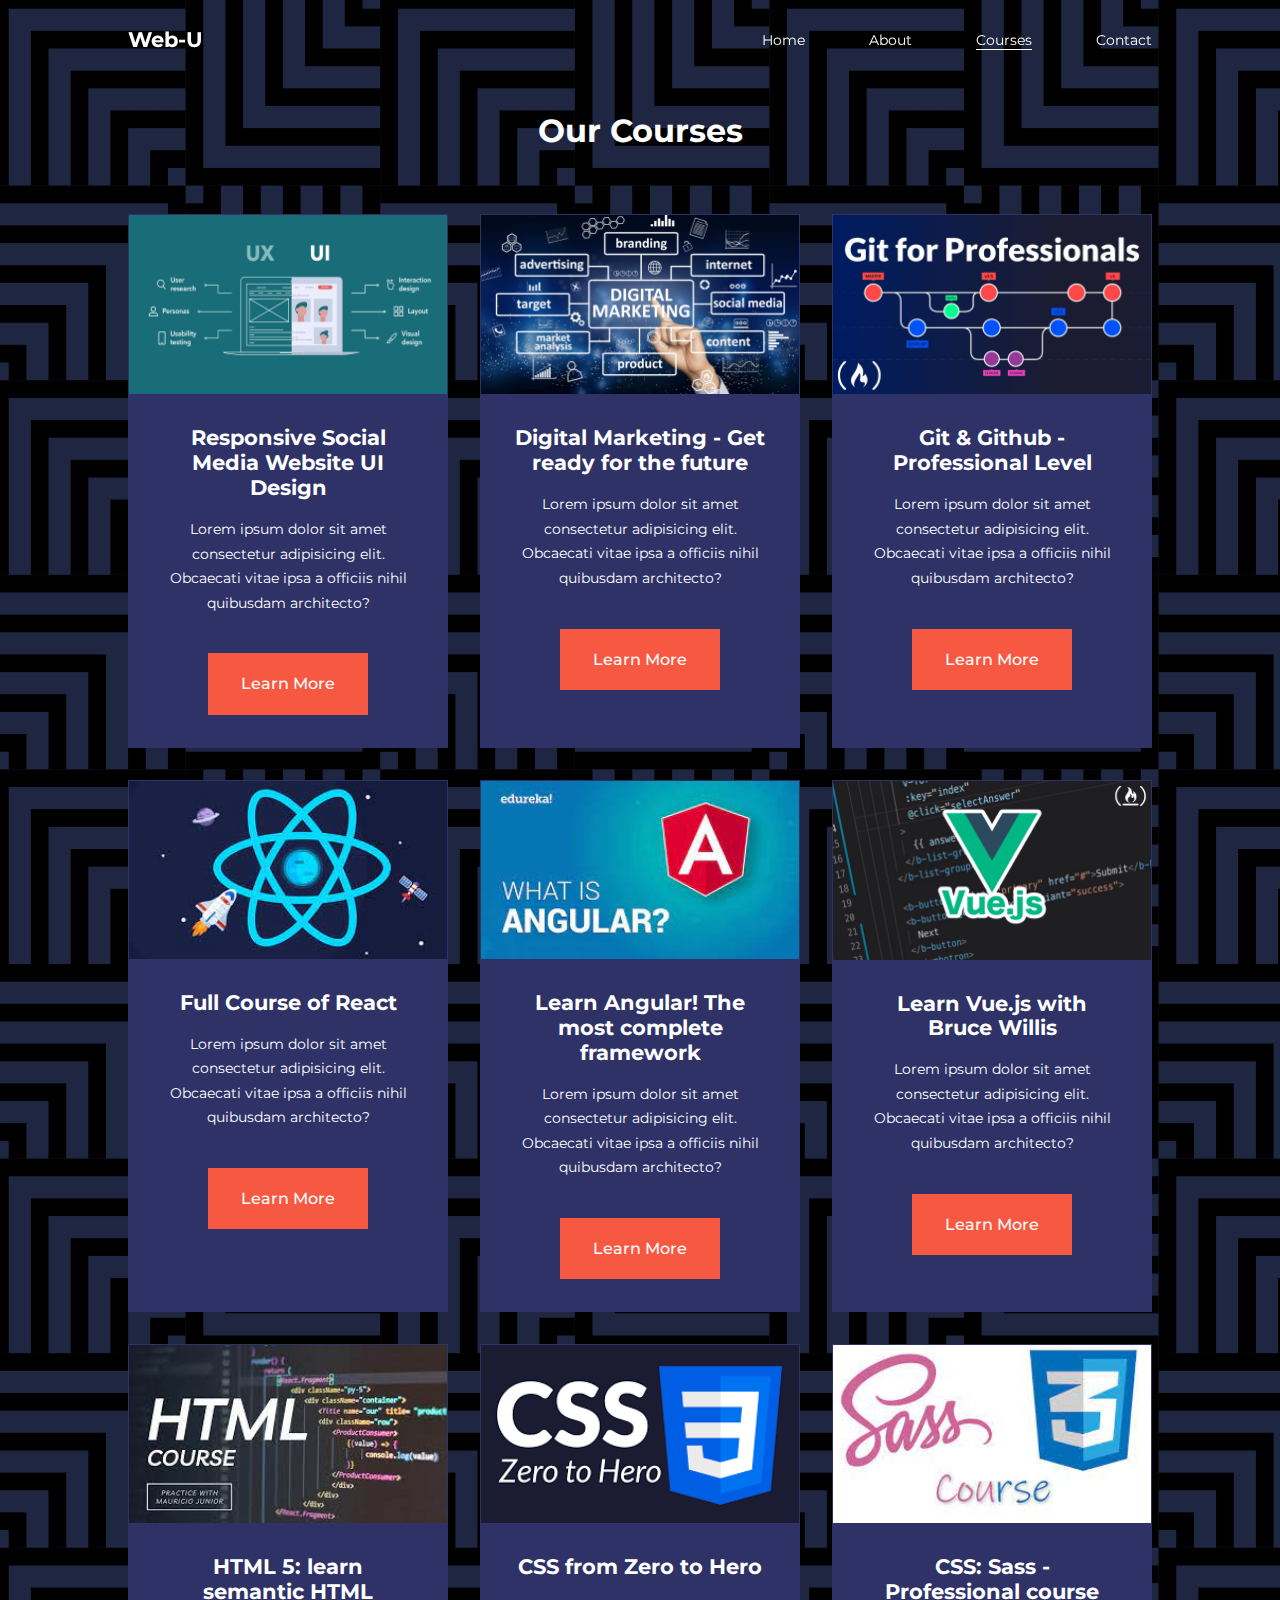
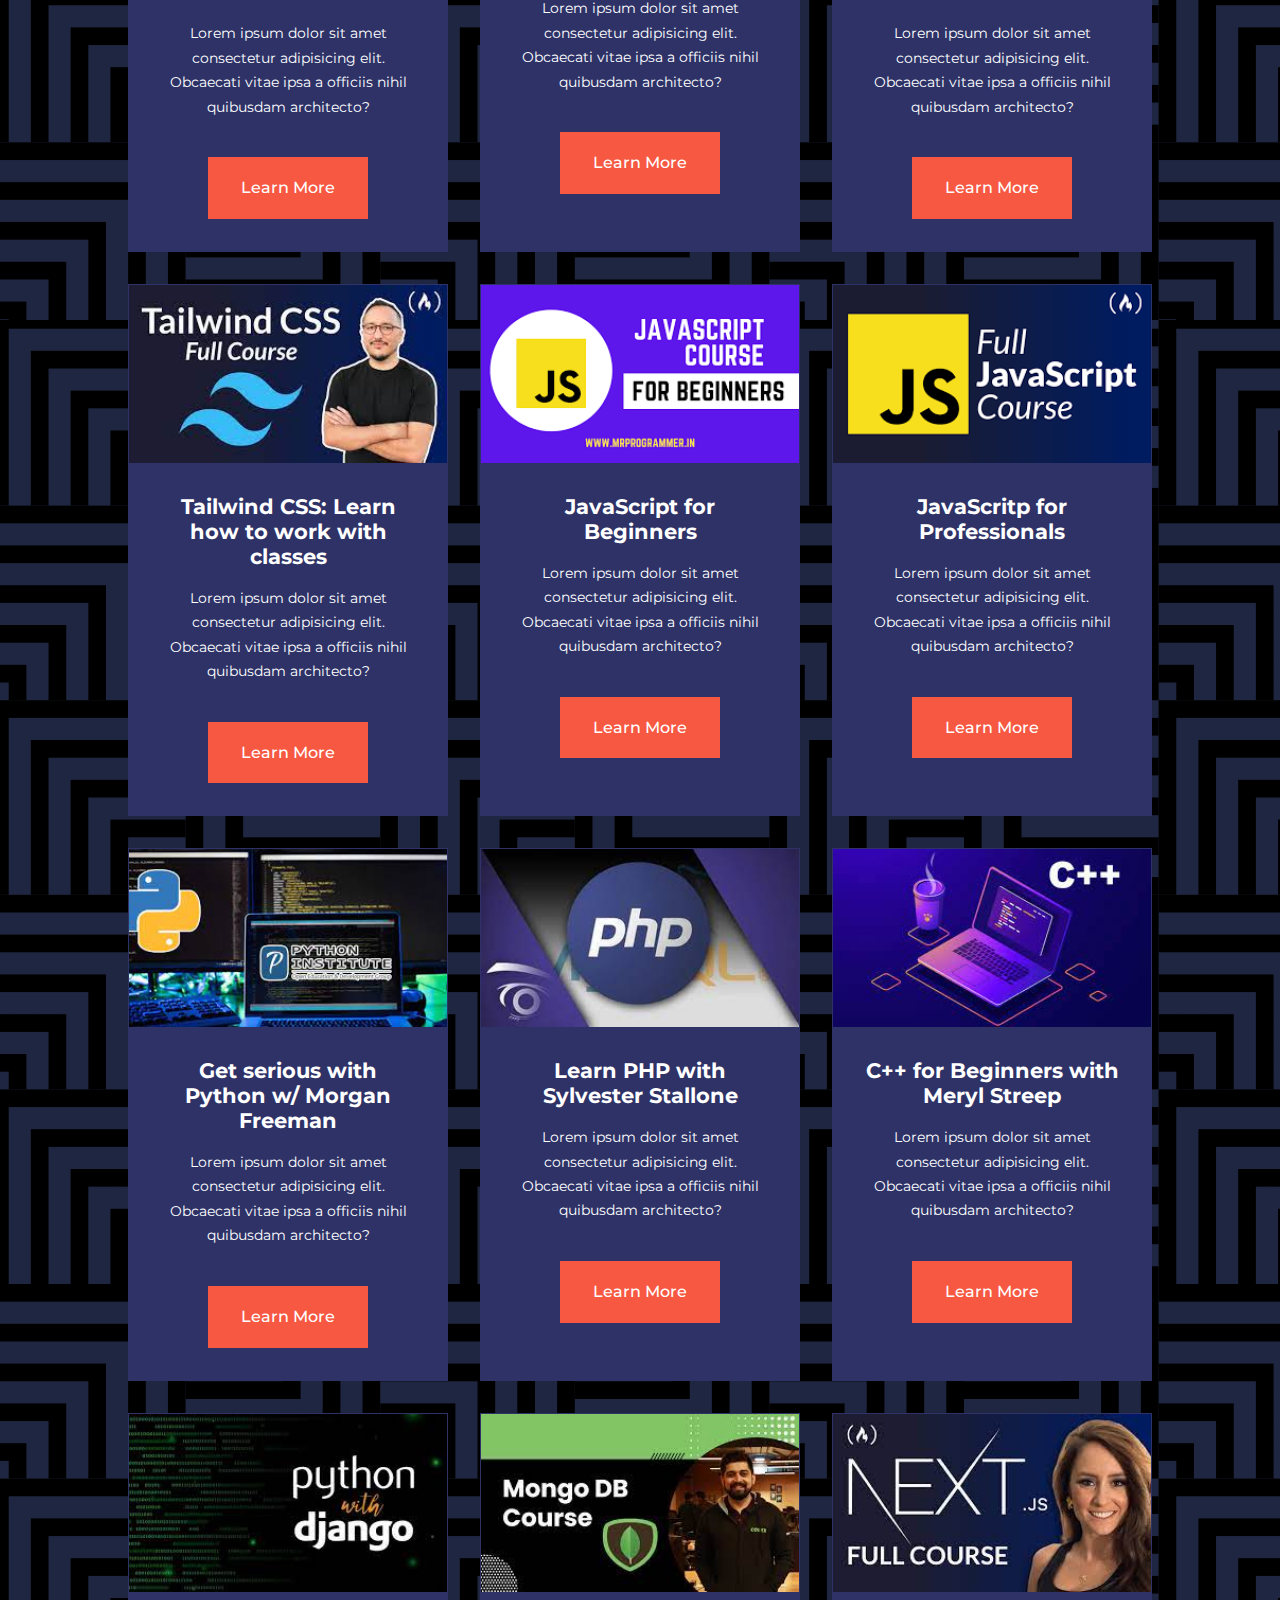
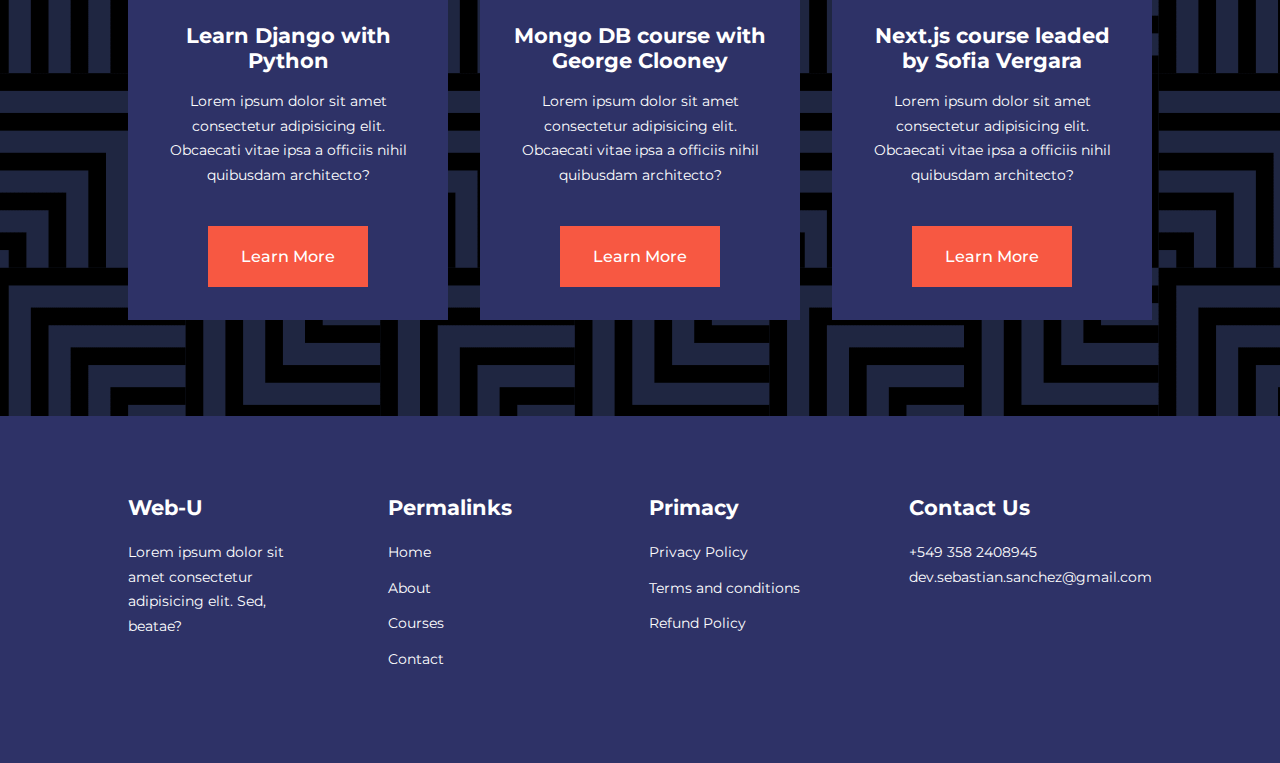
<file: courses.html>
<!DOCTYPE html>
<html lang="en">
<head>
    <meta charset="UTF-8">
    <meta name="viewport" content="width=device-width, initial-scale=1.0">
    <title>Web-U: your online university</title>
    <!-- FAVICON -->
    <link rel="shortcut icon" href="./images/favicon.png" type="image/x-icon">

    <!-- ICON SCOUT CDN -->
    <link rel="stylesheet" href="https://unicons.iconscout.com/release/v2.1.6/css/unicons.css">
    <!-- CSS Sheets -->
    <link rel="stylesheet" href="./css/style.css">
    <style>
        body {
                background-image: url('./images/texture.png');
            }

        .courses {
            margin-top: 1rem;
        }
    </style>

    <!-- Fonts -->
    <link rel="preconnect" href="https://fonts.googleapis.com">
    <link rel="preconnect" href="https://fonts.gstatic.com" crossorigin>
    <link href="https://fonts.googleapis.com/css2?family=Montserrat:wght@300;400;500;600;700;800;900&display=swap" rel="stylesheet">
</head>
<body>
    <!-- navbar starts -->

    <nav>
        <div class="container nav__container">
            <a href="index.html">
                <h4>Web-U</h4>
            </a>
            <ul class="nav__menu">
                <li id="home"><a href="index.html">Home</a></li>
                <li><a href="about.html">About</a></li>
                <li><a href="courses.html" class="current-page">Courses</a></li>
                <li><a href="contact.html">Contact</a></li>
            </ul>
            <button id="open-menu-btn"><i class="uil uil-bars"></i></button>
            <button id="close-menu-btn"><i class="uil uil-multiply"></i></button>
        </div>
    </nav>

    <!-- navbar ends -->

    <!-- Courses section starts -->

    <section class="courses">
        <h2>Our Courses</h2>
        <div class="container courses__container">
            <article class="course">
                <div class="course__image">
                    <img src="./images/course1.jpg" alt="Responsive social media website course image">
                </div>
                <div class="course__info">
                    <h4>Responsive Social Media Website UI Design</h4>
                    <p>Lorem ipsum dolor sit amet consectetur adipisicing elit. Obcaecati vitae ipsa a officiis nihil quibusdam architecto?</p>
                    <div class="course__info-btn">
                        <a href="courses.html" class="btn btn-primary">Learn More</a>
                    </div>
                </div>
            </article>
            <article class="course">
                <div class="course__image">
                    <img src="./images/course2.png" alt="Digital marketing course image">
                </div>
                <div class="course__info">
                    <h4>Digital Marketing - Get ready for the future</h4>
                    <p>Lorem ipsum dolor sit amet consectetur adipisicing elit. Obcaecati vitae ipsa a officiis nihil quibusdam architecto?</p>
                    <div class="course__info-btn">
                        <a href="courses.html" class="btn btn-primary">Learn More</a>
                    </div>
                </div>
            </article>
            <article class="course">
                <div class="course__image">
                    <img src="./images/course3.jpg" alt="Git & github course image">
                </div>
                <div class="course__info">
                    <h4>Git & Github - Professional Level</h4>
                    <p>Lorem ipsum dolor sit amet consectetur adipisicing elit. Obcaecati vitae ipsa a officiis nihil quibusdam architecto?</p>
                    <div class="course__info-btn">
                        <a href="courses.html" class="btn btn-primary">Learn More</a>
                    </div>
                </div>
            </article>
            <article class="course">
                <div class="course__image">
                    <img src="./images/course4.jpg" alt="Responsive social media website course image">
                </div>
                <div class="course__info">
                    <h4>Full Course of React</h4>
                    <p>Lorem ipsum dolor sit amet consectetur adipisicing elit. Obcaecati vitae ipsa a officiis nihil quibusdam architecto?</p>
                    <div class="course__info-btn">
                        <a href="courses.html" class="btn btn-primary">Learn More</a>
                    </div>
                </div>
            </article>
            <article class="course">
                <div class="course__image">
                    <img src="./images/course5.jpg" alt="Digital marketing course image">
                </div>
                <div class="course__info">
                    <h4>Learn Angular! The most complete framework</h4>
                    <p>Lorem ipsum dolor sit amet consectetur adipisicing elit. Obcaecati vitae ipsa a officiis nihil quibusdam architecto?</p>
                    <div class="course__info-btn">
                        <a href="courses.html" class="btn btn-primary">Learn More</a>
                    </div>
                </div>
            </article>
            <article class="course">
                <div class="course__image">
                    <img src="./images/course6.png" alt="Git & github course image">
                </div>
                <div class="course__info">
                    <h4>Learn Vue.js with Bruce Willis</h4>
                    <p>Lorem ipsum dolor sit amet consectetur adipisicing elit. Obcaecati vitae ipsa a officiis nihil quibusdam architecto?</p>
                    <div class="course__info-btn">
                        <a href="courses.html" class="btn btn-primary">Learn More</a>
                    </div>
                </div>
            </article>
            <article class="course">
                <div class="course__image">
                    <img src="./images/course7.jpg" alt="Responsive social media website course image">
                </div>
                <div class="course__info">
                    <h4>HTML 5: learn semantic HTML</h4>
                    <p>Lorem ipsum dolor sit amet consectetur adipisicing elit. Obcaecati vitae ipsa a officiis nihil quibusdam architecto?</p>
                    <div class="course__info-btn">
                        <a href="courses.html" class="btn btn-primary">Learn More</a>
                    </div>
                </div>
            </article>
            <article class="course">
                <div class="course__image">
                    <img src="./images/course8.png" alt="Digital marketing course image">
                </div>
                <div class="course__info">
                    <h4>CSS from Zero to Hero</h4>
                    <p>Lorem ipsum dolor sit amet consectetur adipisicing elit. Obcaecati vitae ipsa a officiis nihil quibusdam architecto?</p>
                    <div class="course__info-btn">
                        <a href="courses.html" class="btn btn-primary">Learn More</a>
                    </div>
                </div>
            </article>
            <article class="course">
                <div class="course__image">
                    <img src="./images/course9.jpg" alt="Git & github course image">
                </div>
                <div class="course__info">
                    <h4>CSS: Sass - Professional course</h4>
                    <p>Lorem ipsum dolor sit amet consectetur adipisicing elit. Obcaecati vitae ipsa a officiis nihil quibusdam architecto?</p>
                    <div class="course__info-btn">
                        <a href="courses.html" class="btn btn-primary">Learn More</a>
                    </div>
                </div>
            </article>
            <article class="course">
                <div class="course__image">
                    <img src="./images/course10.jpg" alt="Responsive social media website course image">
                </div>
                <div class="course__info">
                    <h4>Tailwind CSS: Learn how to work with classes</h4>
                    <p>Lorem ipsum dolor sit amet consectetur adipisicing elit. Obcaecati vitae ipsa a officiis nihil quibusdam architecto?</p>
                    <div class="course__info-btn">
                        <a href="courses.html" class="btn btn-primary">Learn More</a>
                    </div>
                </div>
            </article>
            <article class="course">
                <div class="course__image">
                    <img src="./images/course11.png" alt="Digital marketing course image">
                </div>
                <div class="course__info">
                    <h4>JavaScript for Beginners</h4>
                    <p>Lorem ipsum dolor sit amet consectetur adipisicing elit. Obcaecati vitae ipsa a officiis nihil quibusdam architecto?</p>
                    <div class="course__info-btn">
                        <a href="courses.html" class="btn btn-primary">Learn More</a>
                    </div>
                </div>
            </article>
            <article class="course">
                <div class="course__image">
                    <img src="./images/course12.png" alt="Git & github course image">
                </div>
                <div class="course__info">
                    <h4>JavaScritp for Professionals</h4>
                    <p>Lorem ipsum dolor sit amet consectetur adipisicing elit. Obcaecati vitae ipsa a officiis nihil quibusdam architecto?</p>
                    <div class="course__info-btn">
                        <a href="courses.html" class="btn btn-primary">Learn More</a>
                    </div>
                </div>
            </article>
            <article class="course">
                <div class="course__image">
                    <img src="./images/course13.jpg" alt="Responsive social media website course image">
                </div>
                <div class="course__info">
                    <h4>Get serious with Python w/ Morgan Freeman</h4>
                    <p>Lorem ipsum dolor sit amet consectetur adipisicing elit. Obcaecati vitae ipsa a officiis nihil quibusdam architecto?</p>
                    <div class="course__info-btn">
                        <a href="courses.html" class="btn btn-primary">Learn More</a>
                    </div>
                </div>
            </article>
            <article class="course">
                <div class="course__image">
                    <img src="./images/course14.jpg" alt="Digital marketing course image">
                </div>
                <div class="course__info">
                    <h4>Learn PHP with Sylvester Stallone</h4>
                    <p>Lorem ipsum dolor sit amet consectetur adipisicing elit. Obcaecati vitae ipsa a officiis nihil quibusdam architecto?</p>
                    <div class="course__info-btn">
                        <a href="courses.html" class="btn btn-primary">Learn More</a>
                    </div>
                </div>
            </article>
            <article class="course">
                <div class="course__image">
                    <img src="./images/course15.jpg" alt="Git & github course image">
                </div>
                <div class="course__info">
                    <h4>C++ for Beginners with Meryl Streep</h4>
                    <p>Lorem ipsum dolor sit amet consectetur adipisicing elit. Obcaecati vitae ipsa a officiis nihil quibusdam architecto?</p>
                    <div class="course__info-btn">
                        <a href="courses.html" class="btn btn-primary">Learn More</a>
                    </div>
                </div>
            </article>
            <article class="course">
                <div class="course__image">
                    <img src="./images/course16.jpg" alt="Responsive social media website course image">
                </div>
                <div class="course__info">
                    <h4>Learn Django with Python</h4>
                    <p>Lorem ipsum dolor sit amet consectetur adipisicing elit. Obcaecati vitae ipsa a officiis nihil quibusdam architecto?</p>
                    <div class="course__info-btn">
                        <a href="courses.html" class="btn btn-primary">Learn More</a>
                    </div>
                </div>
            </article>
            <article class="course">
                <div class="course__image">
                    <img src="./images/course17.jpg" alt="Digital marketing course image">
                </div>
                <div class="course__info">
                    <h4>Mongo DB course with George Clooney</h4>
                    <p>Lorem ipsum dolor sit amet consectetur adipisicing elit. Obcaecati vitae ipsa a officiis nihil quibusdam architecto?</p>
                    <div class="course__info-btn">
                        <a href="courses.html" class="btn btn-primary">Learn More</a>
                    </div>
                </div>
            </article>
            <article class="course">
                <div class="course__image">
                    <img src="./images/course18.jpg" alt="Git & github course image">
                </div>
                <div class="course__info">
                    <h4>Next.js course leaded by Sofia Vergara</h4>
                    <p>Lorem ipsum dolor sit amet consectetur adipisicing elit. Obcaecati vitae ipsa a officiis nihil quibusdam architecto?</p>
                    <div class="course__info-btn">
                        <a href="courses.html" class="btn btn-primary">Learn More</a>
                    </div>
                </div>
            </article>
        </div>
    </section>
    <!-- Courses section ends -->

    <!-- Footer section starts -->

    <footer>
        <div class="container footer__container">
            <div class="footer__1">
                <a href="index.html" class="footer__logo"><h4>Web-U</h4></a>
                <p>Lorem ipsum dolor sit amet consectetur adipisicing elit. Sed, beatae?</p>
            </div>

            <div class="footer__2">
                <h4>Permalinks</h4>
                <ul class="permalinks">
                    <li><a href="index.html">Home</a></li>
                    <li><a href="about.html">About</a></li>
                    <li><a href="courses.html">Courses</a></li>
                    <li><a href="contact.html">Contact</a></li>
                </ul>
            </div>

            <div class="footer__3">
                <h4>Primacy</h4>
                <ul>
                    <li><a href="#">Privacy Policy</a></li>
                    <li><a href="#">Terms and conditions</a></li>
                    <li><a href="#">Refund Policy</a></li>
                </ul>
            </div>

            <div class="footer__4">
                <h4>Contact Us</h4>
                <div>
                    <p>+549 358 2408945</p>
                    <p>dev.sebastian.sanchez@gmail.com</p>
                </div>
                <ul class="footer__socials">
                    <li><a href="#"><i class="uil uil-facebook-f"></i></a></li>
                    <li><a href="#"><i class="uil uil-instagram-alt"></i></a></li>
                    <li><a href="https://twitter.com/Seba_Sanc"><i class="uil uil-twitter"></i></a></li>
                    <li><a href="https://www.linkedin.com/in/sebastian-sanchez-29309724a/"><i class="uil uil-linkedin-alt"></i></a></li>
                </ul>
            </div>
            
        </div>
    </footer>

    <!-- Footer section ends -->
    
    <script src="main.js"></script>
</body>
</html>
</file>
<file: css/style.css>
* {
    margin: 0;
    padding: 0;
    border: 0;
    outline: 0;
    text-decoration: none;
    list-style: none;
    box-sizing: border-box;
}

:root {
    --color-primary: #6C63FF;
    --color-success: #00BF8e;
    --color-warning: #F7C94B;
    --color-danger: #F75842;
    --color-danger-variant: rgba(247, 88, 66, 0.4);
    --color-white: #FFF;
    --color-light: rgba(255, 255, 255, 0.7);
    --color-black: #000;
    --color-bg: #1F2641;
    --color-bg1: #2E3267;
    --color-bg2: #424890;

    --container-width-lg: 80%;
    --container-width-md: 90%;
    --container-width-sm: 94%;

    --transition: all 400ms ease;
}

body {
    font-family: 'Montserrat', sans-serif;
    line-height: 1.7;
    color: var(--color-white);
    background: var(--color-bg);
}

.container {
    width: var(--container-width-lg);
    margin: 0 auto;
}

section {
    padding: 6rem 0;
}

section h2 {
    text-align: center;
    margin-bottom: 4rem;
}

h1,
h2,
h3,
h4 {
    line-height: 1.2;
}

h1 {
    font-size: 2.4rem;
}

h2 {
    font-size: 2rem;
}

h3 {
    font-size: 1.6rem;
}

h4 {
    font-size: 1.3rem;
}

a {
    color: var(--color-white);
}

img {
    width: 100%;
    display: block;
    object-fit: cover;
    overflow: hidden;
}

.btn {
    display: inline-block;
    background: var(--color-white);
    color: var(--color-black);
    padding: 1rem 2rem;
    border: 1px solid transparent;
    font-weight: 500;
    transition: var(--transition);
}

.btn:hover {
    background: transparent;
    color: var(--color-white);
    border-color: var(--color-white);
}

.btn-primary {
    background: var(--color-danger);
    color: white;
}

/* --------- NAVBAR SECTION --------- */

nav {
    background: transparent;
    width: 100vw;
    height: 5rem;
    position: fixed;
    top: 0;
    z-index: 11;
    transition: var(--transition);
}

.window-scroll {
    background: var(--color-primary);
    box-shadow: 0 1rem 2rem rgba(0, 0, 0, 0.2);
    transition: var(--transition);
}

.nav__container {
    height: 100%;
    display: flex;
    justify-content: space-between;
    align-items: center;
}

nav button {
    display: none;
}

.nav__menu {
    display: flex;
    align-items: center;
    gap: 4rem;
}

.nav__menu a {
    font-size: 0.9rem;
    transition: var(--transition);
}

.nav__menu a:hover {
    color: var(--color-bg2)
}

.current-page {
    border-bottom: 1px solid var(--color-white);
    transition: border-color 0.3s ease; /* Transición suave para el cambio de color */
}

.current-page:hover {
    border-bottom-color: var(--color-bg2)
}

/* --------- HEADER SECTION --------- */

header {
    position: relative;
    top: 5rem;
    overflow: hidden;
    height: 70vh;
    margin-bottom: 5rem;
}

.header__container {
    display: grid;
    grid-template-columns: 1fr 1fr;
    align-items: center;
    gap: 5rem;
    height: 100%;
}

.header__left p {
    margin: 1rem 0 2.4rem;
}

/* --------- CATEGORIES SECTION --------- */

.categories {
    background: var(--color-bg1);
    height: 32rem;
}

.categories h1 {
    line-height: 1;
    margin-bottom: 3rem;
}

.categories__left p {
    margin: 1rem 0 2.4rem;
}

.categories__container {
    display: grid;
    grid-template-columns: 40% 60%;
    gap: 4rem;
}

.categories__right {
    display: grid;
    grid-template-columns: repeat(3, 1fr);
    gap: 1.2rem;
}

.category {
    background: var(--color-bg2);
    padding: 2rem;
    border-radius: 2rem;
    transition: var(--transition);
}

.category:hover {
    box-shadow: 0 3rem 3rem rgba(0, 0, 0, 0.3);
    z-index: 1;
}

.category:nth-child(2) .category__icon {
    background: var(--color-danger);
}

.category:nth-child(3) .category__icon,
.category:nth-child(5) .category__icon {
    background: var(--color-success);
}

.category:nth-child(4) .category__icon {
    background: var(--color-warning);
}

.category__icon {
    background: var(--color-primary);
    padding: 0.7rem;
    border-radius: 0.9rem;
}

.category h5 {
    margin: 2rem 0 1rem;
}

.category p {
    font-size: 0.85rem;
}

/* --------- POPULAR COURSES SECTION --------- */

.courses {
    margin-top: 10rem;
}

.courses__container {
    display: grid;
    grid-template-columns: repeat(3, 1fr);
    gap: 2rem;
}

.course {
    background: var(--color-bg1);
    text-align: center;
    border: 1px solid transparent;
    transition: var(--transition);
}

.course:hover {
    background: transparent;
    border-color: var(--color-primary);
}

.course__info {
    padding: 2rem;
}

.course__info p {
    margin: 1rem 0 2.4rem;
    font-size: 0.9rem;
}

/* --------- FAQs SECTION --------- */

.faqs {
    background: var(--color-bg1);
    box-shadow: inset 0 0 3rem rgba(0, 0, 0, 0.5);
}

.faqs__container {
    display: grid;
    grid-template-columns: 1fr 1fr;
    gap: 1rem;
}

.faq {
    padding: 2rem;
    display: flex;
    align-items: center;
    gap: 1.4rem;
    height: fit-content;
    background: var(--color-primary);
    cursor: pointer;
}

.faq h4 {
    font-size: 1rem;
    line-height: 2.2;
}

.faq__icon {
    align-self: flex-start;
    font-size: 1.2rem;
}

.faq p {
    margin-top: 0.8rem;
    display: none;
}

.faq.open p {
    display: block;
}

/* --------- TESTIMONIALS SECTION --------- */

.testimonials__container {
    overflow-x: hidden;
    position: relative;
    margin-bottom: 5rem;
}

.testimonial {
    padding: 2rem;
    height: fit-content;
}

.avatar {
    width: 6rem;
    height: 6rem;
    border-radius: 50%;
    overflow: hidden;
    margin: 0 auto 1rem;
    border: 1rem solid var(--color-bg1)
}

.testimonial__info {
    text-align: center;
}

.testimonial__body {
    position: relative;
    background-color: var(--color-primary);
    padding: 2rem;
    margin-top: 3rem;
}

.testimonial__body::before {
    content: "";
    display: block;
    background-color: var(--color-primary);
    width: 3rem;
    height: 3rem;
    position: absolute;
    top: -1.5rem;
    transform: rotate(45deg);
    left: calc(50% - 1.5rem);
}

/* --------- FOOTER SECTION --------- */

footer {
    background-color: var(--color-bg1);
    padding-top: 5rem;
    font-size: 0.9rem;
    padding-bottom: 5rem;
}

.footer__container {
    display: grid;
    grid-template-columns: repeat(4, 1fr);
    gap: 5rem;
}

.footer__container > div h4 {
    margin-bottom: 1.2rem;
}

.footer__1 {
    margin: 0 0 2rem;
}

footer ul li {
    margin-bottom: 0.7rem;
}

footer ul li a:hover {
    text-decoration: underline;
}

.footer__socials {
    display: flex;
    gap: 1rem;
    font-size: 1.2rem;
    margin-top: 1rem;
}

/* ------------- MEDIA QUERIES (TABLET) --------------- */

@media screen and (max-width: 1100px) {

    .container {
        width: var(--container-width-md);
    }

    h1 {
        font-size: 2.2rem;
    }
    
    h2 {
        font-size: 1.7rem;
    }

    h3 {
        font-size: 1.4rem;
    }

    h4 {
        font-size: 1.2rem;
    }

    /* ----------- NAVBAR (TABLET) ------------ */

    nav button {
        display: inline-block;
        background-color: transparent;
        font-size: 1.8rem;
        color: var(--color-white);
        cursor: pointer;
    }

    nav #close-menu-btn {
        display: none;
    }

    .nav__menu {
        position: fixed;
        top: 5rem;
        right: 5%;
        height: fit-content;
        width: 18rem;
        flex-direction: column;
        gap: 0;
        display: none;
    }

    .nav__menu:nth-child(1) a {
        border-bottom: 1px solid var(--color-white);
    }

    .nav__menu li {
        width: 100%;
        height: 5.8rem;
        animation: animateNavItems 200ms linear forwards;
        transform-origin: top right;
        opacity: 0;
    }

    .nav__menu li:nth-child(2) {
        animation-delay: 200ms;
    }

    .nav__menu li:nth-child(3) {
        animation-delay: 400ms;
    }

    .nav__menu li:nth-child(4) {
        animation-delay: 600ms;
    }

    @keyframes animateNavItems {
        0% {
            transform: rotateZ(-90deg) rotateX(90deg) scale(0.1);
        }
        
        100% {
            transform: rotateZ(0) rotateX(0) scale(1);
            opacity: 1;
        }
    }

    .nav__menu li a {
        background-color: var(--color-primary);
        box-shadow: -4rem 6rem 10rem rgba(0, 0, 0, 0.6);
        width: 100%;
        height: 100%;
        display: grid;
        place-items: center;
    }

    .nav__menu li a:hover {
        background-color: var(--color-bg2);
        color: white;
    }

    /* ----------- HEADER (TABLET) ------------ */
    header {
        height: 52vh;
        margin-bottom: 4rem;
    }

    /* ----------- CATEGORIES (TABLET) ------------ */
    .categories {
        height: auto;
    }

    .categories__container {
        display: grid;
        grid-template-columns: 1fr;
    }

    .categories__left {
        margin-right: 0;
    }

    /* ----------- COURSES (TABLET) ------------ */

    .courses {
        margin-top: 0;
    }

    .courses__container {
        grid-template-columns: 1fr 1fr;
    }

    /* ----------- FAQs (TABLET) ------------ */

    .faqs__container {
        grid-template-columns: 1fr;
    }

    .faq {
        padding: 1.5rem;
    }

    /* ----------- FOOTER (TABLET) ------------ */

    .footer__container {
        grid-template-columns: 1fr 1fr;
    }
}

/* ------------- MEDIA QUERIES (PHONE) --------------- */

@media screen and (max-width: 600px) {
    .container {
        width: var(--container-width-sm);
    }

    /* ----------- NAVBAR (PHONE) ------------ */
    .nav__menu {
        right: 3%;
    }

    /* ----------- HEADER (PHONE) ------------ */
    header {
        height: 100vh;
    }

    .header__container {
        grid-template-columns: 1fr;
        margin-top: 0;
        text-align: center;
    }

    .header__left p {
        margin-bottom: 1.3rem;
    }

    .header__right {
        margin-top: -18rem;
    }

    /* ----------- CATEGORIES (PHONE) ------------ */

    .categories__right {
        grid-template-columns: 1fr;
        gap: 0.7rem
    }

    /* ----------- POPULAR COURSES (PHONE) ------------ */

    .courses__container {
        grid-template-columns: 1fr;
    }

    /* ----------- TESTIMONIALS (PHONE) ------------ */

    .testimonial__body {
        padding: 1.2rem;
    }

    /* ----------- FOOTER (PHONE) ------------ */
    .footer__container {
        grid-template-columns: 1fr;
        text-align: center;
    }

    .footer__socials {
        justify-content: center;
    }
}
</file>
<file: css/about.css>
/* ---------------- ACHIEVEMENTS SECTION ----------------*/

.achievements {
    display: grid;
    grid-template-columns: 1fr 1fr;
    margin-bottom: 5rem;
    height: fit-content;
}

.achievements__left {
    width: 80%;
    margin: auto 0
}

.achievements__left img {
    width: 100%;
}

.achievements__right {
    margin-top: 3rem;
    display: flex;
    flex-direction: column;
    justify-content: space-around;
    margin-bottom: 3rem;
}

.achievements__right > p {
    margin: 1.6rem 0 2.5rem;
}

.achievements__cards {
    display: grid;
    grid-template-columns: repeat(3, 1fr);
    gap: 1.5rem;
}

.achievements__card {
    background-color: var(--color-bg1);
    padding: 1.6rem;
    border-radius: 1rem;
    text-align: center;
}

.achievements__card:hover {
    background-color: var(--color-bg2);
    box-shadow: 0 3rem 3rem rgba(0, 0, 0, 0.3);
    transition: var(--transition);
}

.achievements__icon {
    background-color: var(--color-danger);
    padding: 0.6rem;
    border-radius: 1rem;
    display: inline-block;
    margin-bottom: 2rem;
    font-size: 2rem;
}

.achievements__card:nth-child(2) .achievements__icon {
    background-color: var(--color-success);
}

.achievements__card:nth-child(3) .achievements__icon {
    background-color: var(--color-warning);
}

/* ---------------- TEAM SECTION ----------------*/

.team {
    background-color: var(--color-bg1);
    box-shadow: inset 0 0 3rem rgba(0, 0, 0, 0.5);
}

.team__container {
    display: grid;
    grid-template-columns: repeat(4, 1fr);
    gap: 2rem;
}

.team__member {
    background-color: var(--color-bg2);
    padding: 2rem;
    border: 1px solid transparent;
    transition: var(--transition);
    position: relative;
    overflow: hidden;
}

.team__member:hover {
    background-color: transparent;
    border-color: var(--color-primary);
}

.team__member--image img{
    width: 100%;
    filter: saturate(0);
    transition: var(--transition);
}

.team__member:hover img{
    filter: saturate(1);
}

.team__member--info * {
    margin-top: 1rem;
    text-align: center;
}

.team__member--info p {
    color: var(--color-light)
}

.team__member--socials {
    position: absolute;
    top: 50%;
    transform: translateY(-50%);
    right: -100%;
    display: flex;
    flex-direction: column;
    gap: 0.8rem;
    font-size: 1.2rem;
    background-color: var(--color-primary);
    border-radius: 1rem 0 0 1rem;
    box-shadow: -2rem 0 2rem rgba(0, 0, 0, 0.3);
    transition: var(--transition)
}

.team__member:hover .team__member--socials {
    right: 0;
}

.team__member--socials a {
    padding: 0.8rem;
}

/* ---------- MEDIA QUERIES (TABLET) ------------*/

@media screen and (max-width: 1024px) {

    h1 {
        font-size: 1.8rem;
    }

    h2 {
        font-size: 1.4rem;
    }

    h3 {
        font-size: 1.2rem;
    }

    p {
        font-size: 0.8rem;
    }

    .team__container {
        grid-template-columns: repeat(3, 1fr);
    }

    .team__member {
        padding: 1.4rem;
    }
}

/* ---------- MEDIA QUERIES (PHONE) ------------*/

@media screen and (max-width: 728px) {

    .achievements {
        grid-template-columns: 1fr;
    }

    .achievements__left {
        display: none;
    }

    .achievements__card {
        padding: 1.2rem;
    }

    .team__container {
        grid-template-columns: repeat(2, 1fr);
    }

    .team__member {
        padding: 1rem
    }
}

@media screen and (max-width: 400px) {

    h1 {
        font-size: 1.6rem;
    }

    h2 {
        font-size: 1.2rem;
    }

    h3 {
        font-size: 1rem;
    }

    p {
        font-size: 0.7rem;
    }

    .achievements__cards {
        display: flex;
        flex-direction: column;
    }

    .achievements__card {
        display: flex;
        align-items: center;
        justify-content: space-around;
        height: 100px;
    }

    .achievements__icon {
        margin-top: 32px;
    }
}
</file>
<file: css/contact.css>
.contact__container {
    background-color: var(--color-bg1);
    padding: 4rem;
    display: grid;
    grid-template-columns: 40% 60%;
    gap: 4rem;
    height: 30rem;
    margin: 7rem auto;
    border-radius: 1rem;
}

/* -------------- CONTACT ASIDE ------------- */

.contact__aside {
    background-color: var(--color-primary);
    padding: 3rem;
    border-radius: 1rem;
    position: relative;
    bottom: 10rem;
}

.aside__image {
    width: 12rem;
    margin: 0 auto 2rem;
}

.contact__aside h2 {
    text-align: left;
    margin-bottom: 1rem;
}

.contact__aside p {
    font-size: 0.9rem;
    margin-bottom: 2rem; 
}

.contact__details li {
    display: flex;
    gap: 1rem;
    align-items: center;
    margin-bottom: 1rem;
}

.contact__socials {
    display: flex;
    gap: 0.8rem;
    margin-top: 3rem;
    justify-content: center;
}

.contact__socials a {
    background-color: var(--color-bg2);
    border-radius: 50%;
    padding: 0.5rem;
    font-size: 0.9rem;
    border: 1px solid var(--color-bg2);
    transition: var(--transition);
}

.contact__socials a:hover {
    background-color: transparent;
}

/* -------------- CONTACT FORM ------------- */

.contact__form {
    display: flex;
    flex-direction: column;
    gap: 1.2rem;
    margin-right: 4rem;
}

.form__name {
    display: flex;
    gap: 1.2rem;
}

.contact__form input[type="text"] {
    width: 50%;
}

input,
textarea {
    font-family: 'Montserrat', sans-serif;
    font-size: 1rem;
    width: 100%;
    padding: 1rem;
    background-color: var(--color-bg);
    color: var(--color-white);
}

.contact__form .btn {
    width: max-content;
    margin-top: 1rem;
    cursor: pointer;
}

/* -------------- MEDIA QUERIES (TABLETS) ------------- */

@media screen and (max-width: 1325px) {
    .contact__aside {
        padding: 1.6rem;
    }
}

@media screen and (max-width: 1200px) {
    
    .contact {
        padding-bottom: 0;
    }

    .contact__container {
        gap: 1.5rem;
        margin-top: 3rem;
        height: auto;
        padding: 1.5rem;
    }

    .contact__aside {
        width: auto;
        padding: 1rem;
        bottom: 0;
    }

    .contact__form {
        align-self: center;
        margin-right: 1.5rem;
    }
}

/* -------------- MEDIA QUERIES (PHONES) ------------- */

@media screen and (max-width: 935px) {
    .contact__container {
        grid-template-columns: 1fr;
    }

    .contact {
        padding-left: 0;
        padding-right: 0;
    }

    .contact__form {
        margin: 0.5rem;
    }
}

@media screen and (max-width: 440px) {
    .contact__container {
        padding: 0.2rem;
        margin-left: 0;
        margin-right: 0;
        width: 100%;
    }

    .contact__aside {
        border-radius: 0;
    }

    .form__name {
        flex-direction: column;
    }

    .contact__form .btn {
        align-self: center;
        margin: 1rem 0;
    }

    .contact__form input[type="text"] {
        width: 100%;
    }
}
</file>
